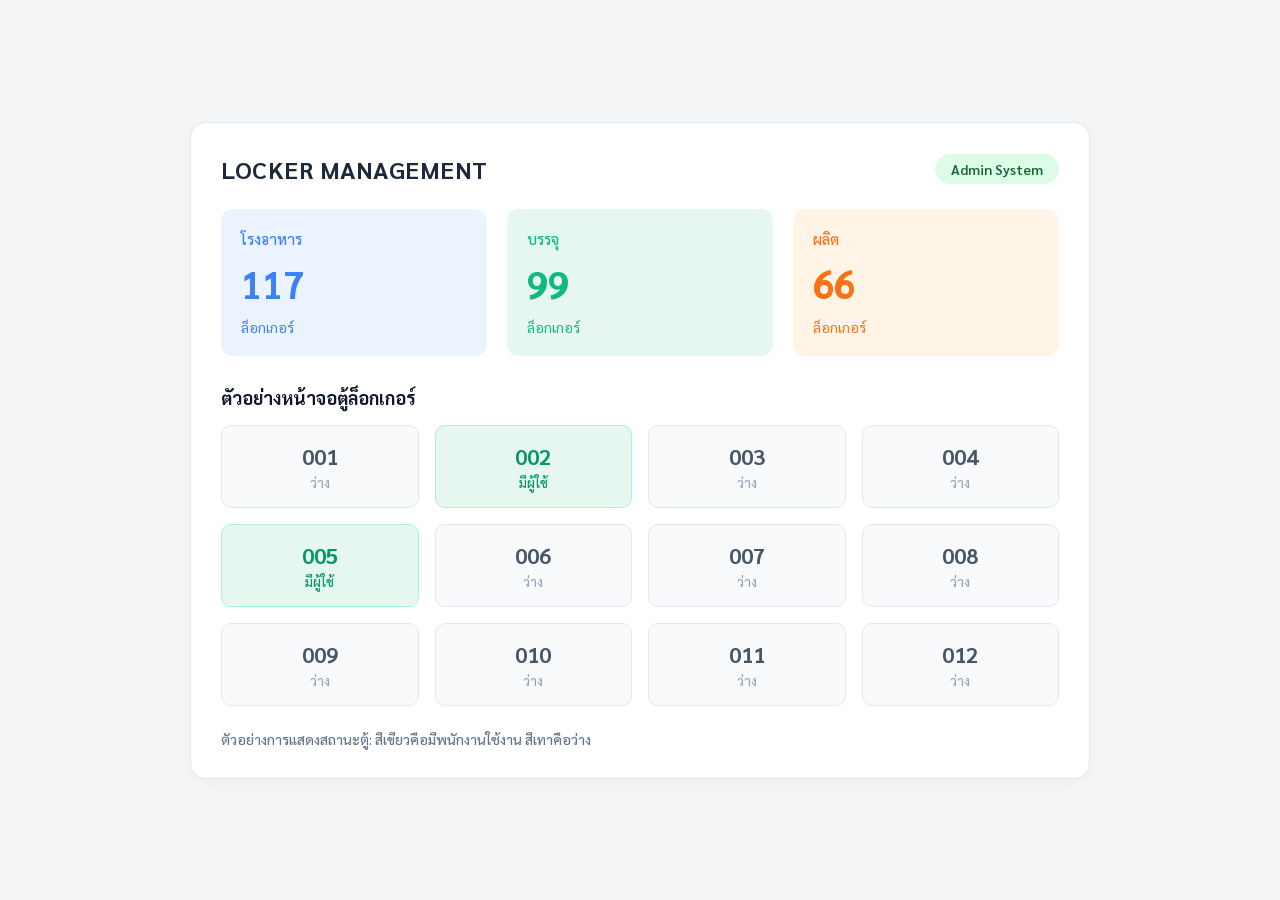
<file: Index.html>
<!DOCTYPE html>
<html lang="th">
<head>
  <meta charset="UTF-8">
  <meta name="viewport" content="width=device-width, initial-scale=1.0">
  <title>LOCKER MANAGEMENT</title>
  
  <!-- Google Fonts (Sarabun) -->
  <link rel="preconnect" href="https://fonts.googleapis.com">
  <link rel="preconnect" href="https://fonts.gstatic.com" crossorigin>
  <link href="https://fonts.googleapis.com/css2?family=Sarabun:wght@400;500;600;700&display=swap" rel="stylesheet">
  
  <!-- เชื่อมโยงกับไฟล์ CSS -->
  <link rel="stylesheet" href="Style.css">
</head>
<body>

  <div class="container">
    <!-- Header -->
    <div class="header">
      <h1>LOCKER MANAGEMENT</h1>
      <span class="badge-admin">Admin System</span>
    </div>

    <!-- Top Summary Cards -->
<!-- Top Summary Cards -->
    <div class="summary-grid">
      
      <!-- 1. การ์ดโรงอาหาร -->
      <a href="canteen.html" style="text-decoration: none; display: block;">
        <div class="card card-blue" style="cursor: pointer;">
          <div class="card-title">โรงอาหาร</div>
          <div class="card-number">117</div>
          <div class="card-subtitle">ล็อกเกอร์</div>
        </div>
      </a>

       <!-- 2. การ์ดบรรจุ -->
    <a href="packing-layout.html" style="text-decoration: none; display: block;">
       <div class="card card-green" style="cursor: pointer;">
        <div class="card-title">บรรจุ</div>
        <div class="card-number">99</div>
        <div class="card-subtitle">ล็อกเกอร์</div>
    </div>
</a>

      <!-- 3. การ์ดผลิต -->
    <a href="production-layout.html" style="text-type: none; text-decoration: none; display: block;">
        <div class="card card-orange" style="cursor: pointer;">
            <div class="card-title">ผลิต</div>
            <div class="card-number">66</div>
            <div class="card-subtitle">ล็อกเกอร์</div>
        </div>
    </a>
</div>

    <!-- Locker Status Grid -->
    <div class="section-title">ตัวอย่างหน้าจอตู้ล็อกเกอร์</div>
    
    <div class="locker-grid">
      <!-- Row 1 -->
      <div class="locker-box vacant">
        <div class="locker-number">001</div>
        <div class="locker-status">ว่าง</div>
      </div>
      <div class="locker-box occupied">
        <div class="locker-number">002</div>
        <div class="locker-status">มีผู้ใช้</div>
      </div>
      <div class="locker-box vacant">
        <div class="locker-number">003</div>
        <div class="locker-status">ว่าง</div>
      </div>
      <div class="locker-box vacant">
        <div class="locker-number">004</div>
        <div class="locker-status">ว่าง</div>
      </div>

      <!-- Row 2 -->
      <div class="locker-box occupied">
        <div class="locker-number">005</div>
        <div class="locker-status">มีผู้ใช้</div>
      </div>
      <div class="locker-box vacant">
        <div class="locker-number">006</div>
        <div class="locker-status">ว่าง</div>
      </div>
      <div class="locker-box vacant">
        <div class="locker-number">007</div>
        <div class="locker-status">ว่าง</div>
      </div>
      <div class="locker-box vacant">
        <div class="locker-number">008</div>
        <div class="locker-status">ว่าง</div>
      </div>

      <!-- Row 3 -->
      <div class="locker-box vacant">
        <div class="locker-number">009</div>
        <div class="locker-status">ว่าง</div>
      </div>
      <div class="locker-box vacant">
        <div class="locker-number">010</div>
        <div class="locker-status">ว่าง</div>
      </div>
      <div class="locker-box vacant">
        <div class="locker-number">011</div>
        <div class="locker-status">ว่าง</div>
      </div>
      <div class="locker-box vacant">
        <div class="locker-number">012</div>
        <div class="locker-status">ว่าง</div>
      </div>
    </div>

    <!-- Footer Legend -->
    <div class="footer-legend">
      ตัวอย่างการแสดงสถานะตู้: สีเขียวคือมีพนักงานใช้งาน สีเทาคือว่าง
    </div>
  </div>

</body>
</html>
</file>
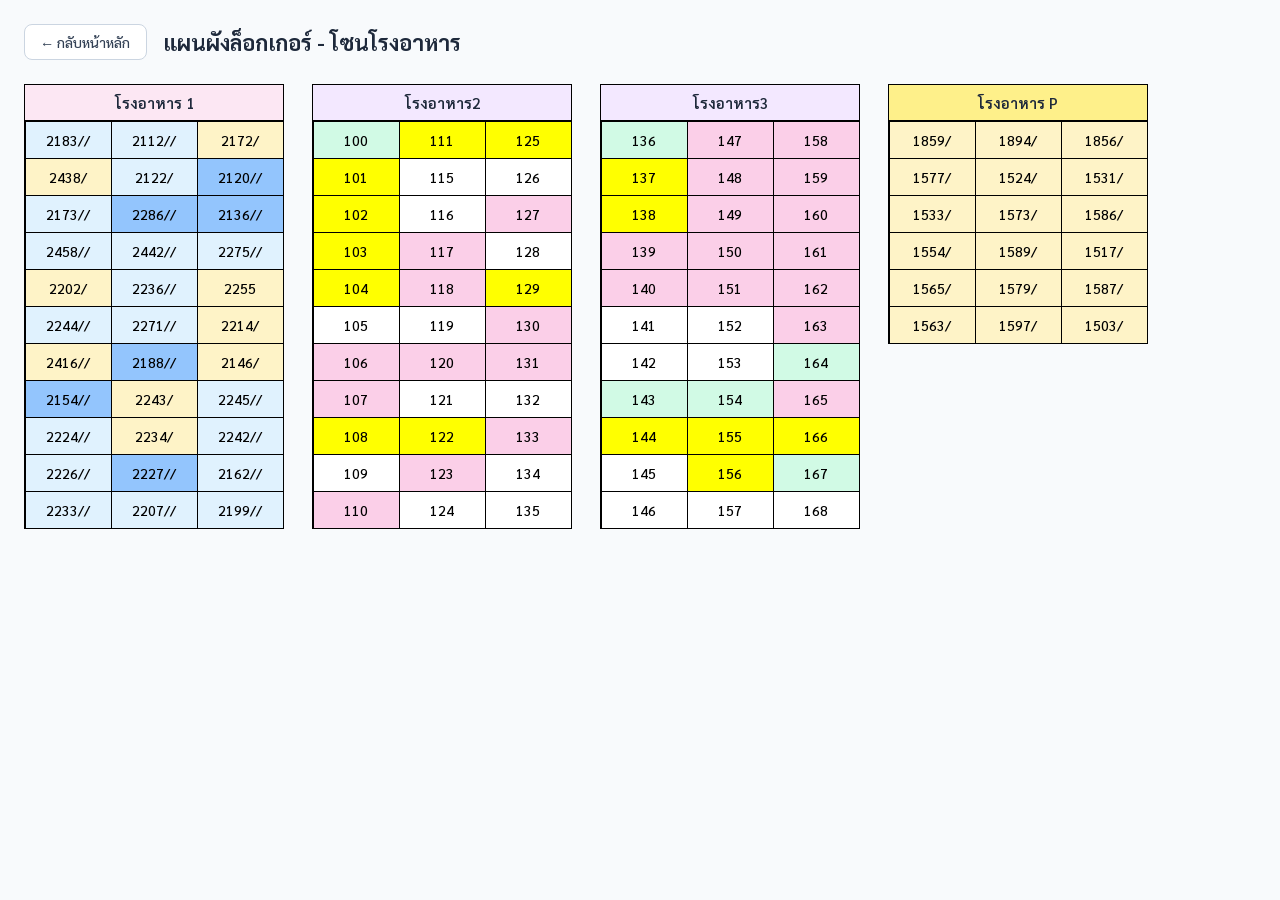
<file: canteen.html>
<!DOCTYPE html>
<html lang="th">
<head>
  <meta charset="UTF-8">
  <meta name="viewport" content="width=device-width, initial-scale=1.0">
  <title>Canteen Locker Layout</title>
  
  <!-- Google Fonts (Sarabun) -->
  <link rel="preconnect" href="https://fonts.googleapis.com">
  <link rel="preconnect" href="https://fonts.gstatic.com" crossorigin>
  <link href="https://fonts.googleapis.com/css2?family=Sarabun:wght@400;500;600;700&display=swap" rel="stylesheet">
  
  <link rel="stylesheet" href="canteen.css">
</head>
<body>

  <div class="page-container">
    <div class="page-header">
      <a href="index.html" class="btn-back">← กลับหน้าหลัก</a>
      <h2>แผนผังล็อกเกอร์ - โซนโรงอาหาร</h2>
    </div>

    <!-- Container สำหรับโซนตู้ทั้งหมด -->
    <div class="zones-wrapper">

      <!-- โรงอาหาร 1 -->
      <div class="zone-block">
        <div class="zone-header header-canteen-1">โรงอาหาร 1</div>
        <div class="locker-grid grid-3-cols">
          <!-- Column 1 -->
          <div class="cell bg-light-blue">2183//</div>
          <div class="cell bg-light-blue">2112//</div>
          <div class="cell bg-light-cream">2172/</div>
          <div class="cell bg-light-cream">2438/</div>
          <div class="cell bg-light-blue">2122/</div>
          <div class="cell bg-blue">2120//</div>
          <div class="cell bg-light-blue">2173//</div>
          <div class="cell bg-blue">2286//</div>
          <div class="cell bg-blue">2136//</div>
          <div class="cell bg-light-blue">2458//</div>
          <div class="cell bg-light-blue">2442//</div>

          <!-- Column 2 -->
          <div class="cell bg-light-blue">2275//</div>
          <div class="cell bg-light-cream">2202/</div>
          <div class="cell bg-light-blue">2236//</div>
          <div class="cell bg-light-cream">2255</div>
          <div class="cell bg-light-blue">2244//</div>
          <div class="cell bg-light-blue">2271//</div>
          <div class="cell bg-light-cream">2214/</div>
          <div class="cell bg-light-cream">2416//</div>
          <div class="cell bg-blue">2188//</div>
          <div class="cell bg-light-cream">2146/</div>
          <div class="cell bg-blue">2154//</div>

          <!-- Column 3 -->
          <div class="cell bg-light-cream">2243/</div>
          <div class="cell bg-light-blue">2245//</div>
          <div class="cell bg-light-blue">2224//</div>
          <div class="cell bg-light-cream">2234/</div>
          <div class="cell bg-light-blue">2242//</div>
          <div class="cell bg-light-blue">2226//</div>
          <div class="cell bg-blue">2227//</div>
          <div class="cell bg-light-blue">2162//</div>
          <div class="cell bg-light-blue">2233//</div>
          <div class="cell bg-light-blue">2207//</div>
          <div class="cell bg-light-blue">2199//</div>
        </div>
      </div>

      <!-- โรงอาหาร 2 -->
      <div class="zone-block">
        <div class="zone-header header-canteen-2">โรงอาหาร2</div>
        <div class="locker-grid grid-3-cols">
          <!-- Row 1 -->
          <div class="cell bg-light-green">100</div>
          <div class="cell bg-yellow">111</div>
          <div class="cell bg-yellow">125</div>

          <!-- Row 2 -->
          <div class="cell bg-yellow">101</div>
          <div class="cell bg-white">115</div>
          <div class="cell bg-white">126</div>

          <!-- Row 3 -->
          <div class="cell bg-yellow">102</div>
          <div class="cell bg-white">116</div>
          <div class="cell bg-peach">127</div>

          <!-- Row 4 -->
          <div class="cell bg-yellow">103</div>
          <div class="cell bg-peach">117</div>
          <div class="cell bg-white">128</div>

          <!-- Row 5 -->
          <div class="cell bg-yellow">104</div>
          <div class="cell bg-peach">118</div>
          <div class="cell bg-yellow">129</div>

          <!-- Row 6 -->
          <div class="cell bg-white">105</div>
          <div class="cell bg-white">119</div>
          <div class="cell bg-peach">130</div>

          <!-- Row 7 -->
          <div class="cell bg-peach">106</div>
          <div class="cell bg-peach">120</div>
          <div class="cell bg-peach">131</div>

          <!-- Row 8 -->
          <div class="cell bg-peach">107</div>
          <div class="cell bg-white">121</div>
          <div class="cell bg-white">132</div>

          <!-- Row 9 -->
          <div class="cell bg-yellow">108</div>
          <div class="cell bg-yellow">122</div>
          <div class="cell bg-peach">133</div>

          <!-- Row 10 -->
          <div class="cell bg-white">109</div>
          <div class="cell bg-peach">123</div>
          <div class="cell bg-white">134</div>

          <!-- Row 11 -->
          <div class="cell bg-peach">110</div>
          <div class="cell bg-white">124</div>
          <div class="cell bg-white">135</div>
        </div>
      </div>

      <!-- โรงอาหาร 3 -->
      <div class="zone-block">
        <div class="zone-header header-canteen-3">โรงอาหาร3</div>
        <div class="locker-grid grid-3-cols">
          <!-- Row 1 -->
          <div class="cell bg-light-green">136</div>
          <div class="cell bg-peach">147</div>
          <div class="cell bg-peach">158</div>

          <!-- Row 2 -->
          <div class="cell bg-yellow">137</div>
          <div class="cell bg-peach">148</div>
          <div class="cell bg-peach">159</div>

          <!-- Row 3 -->
          <div class="cell bg-yellow">138</div>
          <div class="cell bg-peach">149</div>
          <div class="cell bg-peach">160</div>

          <!-- Row 4 -->
          <div class="cell bg-peach">139</div>
          <div class="cell bg-peach">150</div>
          <div class="cell bg-peach">161</div>

          <!-- Row 5 -->
          <div class="cell bg-peach">140</div>
          <div class="cell bg-peach">151</div>
          <div class="cell bg-peach">162</div>

          <!-- Row 6 -->
          <div class="cell bg-white">141</div>
          <div class="cell bg-white">152</div>
          <div class="cell bg-peach">163</div>

          <!-- Row 7 -->
          <div class="cell bg-white">142</div>
          <div class="cell bg-white">153</div>
          <div class="cell bg-light-green">164</div>

          <!-- Row 8 -->
          <div class="cell bg-light-green">143</div>
          <div class="cell bg-light-green">154</div>
          <div class="cell bg-peach">165</div>

          <!-- Row 9 -->
          <div class="cell bg-yellow">144</div>
          <div class="cell bg-yellow">155</div>
          <div class="cell bg-yellow">166</div>

          <!-- Row 10 -->
          <div class="cell bg-white">145</div>
          <div class="cell bg-yellow">156</div>
          <div class="cell bg-light-green">167</div>

          <!-- Row 11 -->
          <div class="cell bg-white">146</div>
          <div class="cell bg-white">157</div>
          <div class="cell bg-white">168</div>
        </div>
      </div>

      <!-- โรงอาหาร P -->
      <div class="zone-block">
        <div class="zone-header header-canteen-p">โรงอาหาร P</div>
        <div class="locker-grid grid-3-cols">
          <!-- Row 1 -->
          <div class="cell bg-light-cream">1859/</div>
          <div class="cell bg-light-cream">1894/</div>
          <div class="cell bg-light-cream">1856/</div>

          <!-- Row 2 -->
          <div class="cell bg-light-cream">1577/</div>
          <div class="cell bg-light-cream">1524/</div>
          <div class="cell bg-light-cream">1531/</div>

          <!-- Row 3 -->
          <div class="cell bg-light-cream">1533/</div>
          <div class="cell bg-light-cream">1573/</div>
          <div class="cell bg-light-cream">1586/</div>

          <!-- Row 4 -->
          <div class="cell bg-light-cream">1554/</div>
          <div class="cell bg-light-cream">1589/</div>
          <div class="cell bg-light-cream">1517/</div>

          <!-- Row 5 -->
          <div class="cell bg-light-cream">1565/</div>
          <div class="cell bg-light-cream">1579/</div>
          <div class="cell bg-light-cream">1587/</div>

          <!-- Row 6 -->
          <div class="cell bg-light-cream">1563/</div>
          <div class="cell bg-light-cream">1597/</div>
          <div class="cell bg-light-cream">1503/</div>
        </div>
      </div>

    </div>
  </div>

  

</body>
</html>
</file>
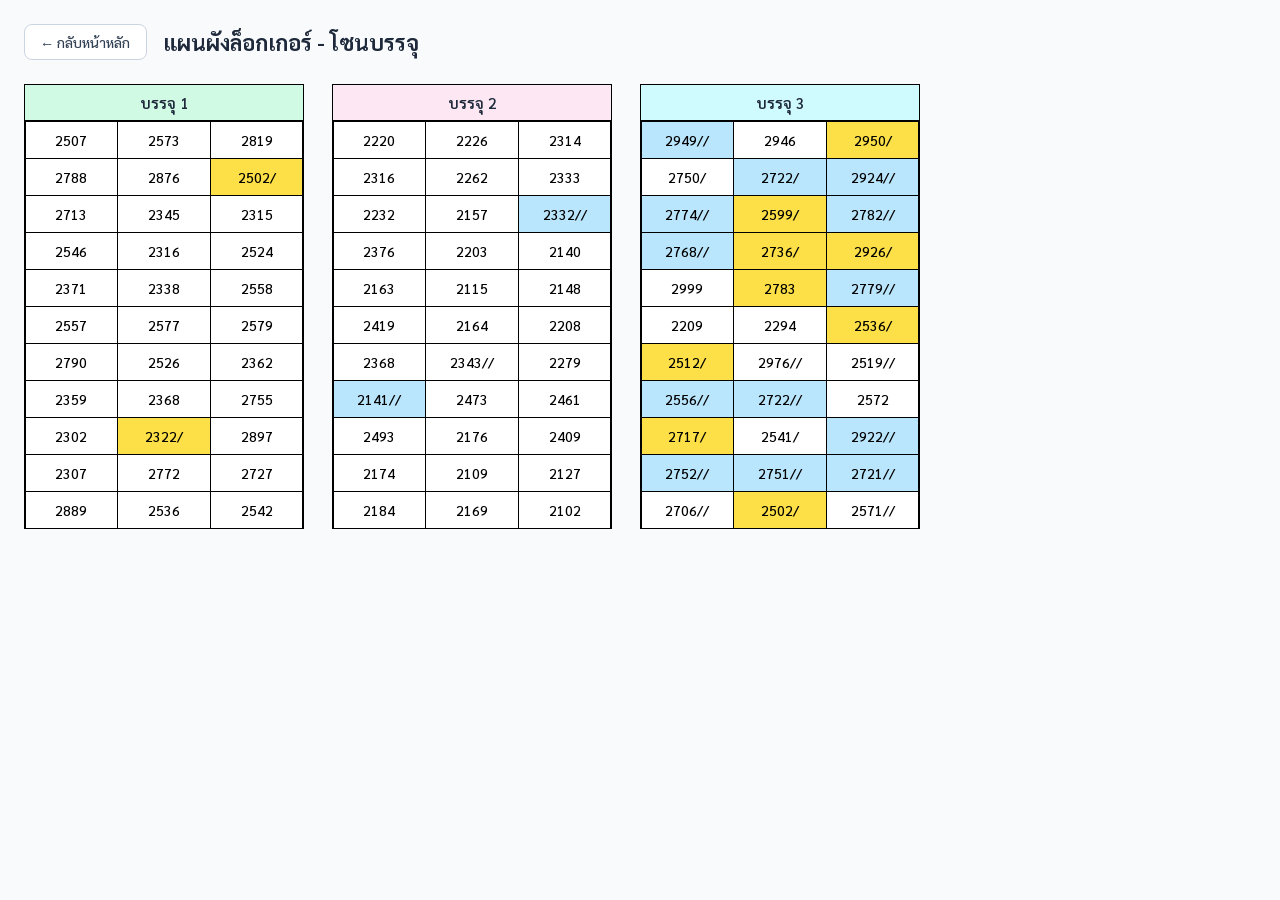
<file: packing-layout.html>
<!DOCTYPE html>
<html lang="th">
<head>
  <meta charset="UTF-8">
  <meta name="viewport" content="width=device-width, initial-scale=1.0">
  <title>Packing Locker Layout</title>
  
  <!-- Google Fonts (Sarabun) -->
  <link rel="preconnect" href="https://fonts.googleapis.com">
  <link rel="preconnect" href="https://fonts.gstatic.com" crossorigin>
  <link href="https://fonts.googleapis.com/css2?family=Sarabun:wght@400;500;600;700&display=swap" rel="stylesheet">
  
  <link rel="stylesheet" href="packing-layout.css">
</head>
<body>

  <div class="page-container">
    <div class="page-header">
      <a href="index.html" class="btn-back">← กลับหน้าหลัก</a>
      <h2>แผนผังล็อกเกอร์ - โซนบรรจุ</h2>
    </div>

    <!-- Container สำหรับโซนตู้บรรจุทั้งหมด -->
    <div class="zones-wrapper">

      <!-- บรรจุ 1 -->
      <div class="zone-block">
        <div class="zone-header header-packing-1">บรรจุ 1</div>
        <div class="locker-grid grid-3-cols">
          <!-- Col 1 -->
          <div class="cell bg-white">2507</div>
          <div class="cell bg-white">2573</div>
          <div class="cell bg-white">2819</div>
          <div class="cell bg-white">2788</div>
          <div class="cell bg-white">2876</div>
          <div class="cell bg-yellow">2502/</div>
          <div class="cell bg-white">2713</div>
          <div class="cell bg-white">2345</div>
          <div class="cell bg-white">2315</div>
          <div class="cell bg-white">2546</div>
          <div class="cell bg-white">2316</div>

          <!-- Col 2 -->
          <div class="cell bg-white">2524</div>
          <div class="cell bg-white">2371</div>
          <div class="cell bg-white">2338</div>
          <div class="cell bg-white">2558</div>
          <div class="cell bg-white">2557</div>
          <div class="cell bg-white">2577</div>
          <div class="cell bg-white">2579</div>
          <div class="cell bg-white">2790</div>
          <div class="cell bg-white">2526</div>
          <div class="cell bg-white">2362</div>
          <div class="cell bg-white">2359</div>

          <!-- Col 3 -->
          <div class="cell bg-white">2368</div>
          <div class="cell bg-white">2755</div>
          <div class="cell bg-white">2302</div>
          <div class="cell bg-yellow">2322/</div>
          <div class="cell bg-white">2897</div>
          <div class="cell bg-white">2307</div>
          <div class="cell bg-white">2772</div>
          <div class="cell bg-white">2727</div>
          <div class="cell bg-white">2889</div>
          <div class="cell bg-white">2536</div>
          <div class="cell bg-white">2542</div>
        </div>
      </div>

      <!-- บรรจุ 2 -->
      <div class="zone-block">
        <div class="zone-header header-packing-2">บรรจุ 2</div>
        <div class="locker-grid grid-3-cols">
          <!-- Col 1 -->
          <div class="cell bg-white">2220</div>
          <div class="cell bg-white">2226</div>
          <div class="cell bg-white">2314</div>
          <div class="cell bg-white">2316</div>
          <div class="cell bg-white">2262</div>
          <div class="cell bg-white">2333</div>
          <div class="cell bg-white">2232</div>
          <div class="cell bg-white">2157</div>
          <div class="cell bg-light-blue">2332//</div>
          <div class="cell bg-white">2376</div>
          <div class="cell bg-white">2203</div>

          <!-- Col 2 -->
          <div class="cell bg-white">2140</div>
          <div class="cell bg-white">2163</div>
          <div class="cell bg-white">2115</div>
          <div class="cell bg-white">2148</div>
          <div class="cell bg-white">2419</div>
          <div class="cell bg-white">2164</div>
          <div class="cell bg-white">2208</div>
          <div class="cell bg-white">2368</div>
          <div class="cell bg-white">2343//</div>
          <div class="cell bg-white">2279</div>
          <div class="cell bg-light-blue">2141//</div>

          <!-- Col 3 -->
          <div class="cell bg-white">2473</div>
          <div class="cell bg-white">2461</div>
          <div class="cell bg-white">2493</div>
          <div class="cell bg-white">2176</div>
          <div class="cell bg-white">2409</div>
          <div class="cell bg-white">2174</div>
          <div class="cell bg-white">2109</div>
          <div class="cell bg-white">2127</div>
          <div class="cell bg-white">2184</div>
          <div class="cell bg-white">2169</div>
          <div class="cell bg-white">2102</div>
        </div>
      </div>

      <!-- บรรจุ 3 -->
      <div class="zone-block">
        <div class="zone-header header-packing-3">บรรจุ 3</div>
        <div class="locker-grid grid-3-cols">
          <!-- Col 1 -->
          <div class="cell bg-light-blue">2949//</div>
          <div class="cell bg-white">2946</div>
          <div class="cell bg-yellow">2950/</div>
          <div class="cell bg-white">2750/</div>
          <div class="cell bg-light-blue">2722/</div>
          <div class="cell bg-light-blue">2924//</div>
          <div class="cell bg-light-blue">2774//</div>
          <div class="cell bg-yellow">2599/</div>
          <div class="cell bg-light-blue">2782//</div>
          <div class="cell bg-light-blue">2768//</div>
          <div class="cell bg-yellow">2736/</div>

          <!-- Col 2 -->
          <div class="cell bg-yellow">2926/</div>
          <div class="cell bg-white">2999</div>
          <div class="cell bg-yellow">2783</div>
          <div class="cell bg-light-blue">2779//</div>
          <div class="cell bg-white">2209</div>
          <div class="cell bg-white">2294</div>
          <div class="cell bg-yellow">2536/</div>
          <div class="cell bg-yellow">2512/</div>
          <div class="cell bg-white">2976//</div>
          <div class="cell bg-white">2519//</div>
          <div class="cell bg-light-blue">2556//</div>

          <!-- Col 3 -->
          <div class="cell bg-light-blue">2722//</div>
          <div class="cell bg-white">2572</div>
          <div class="cell bg-yellow">2717/</div>
          <div class="cell bg-white">2541/</div>
          <div class="cell bg-light-blue">2922//</div>
          <div class="cell bg-light-blue">2752//</div>
          <div class="cell bg-light-blue">2751//</div>
          <div class="cell bg-light-blue">2721//</div>
          <div class="cell bg-white">2706//</div>
          <div class="cell bg-yellow">2502/</div>
          <div class="cell bg-white">2571//</div>
        </div>
      </div>

    </div>
  </div>

</body>
</html>
</file>
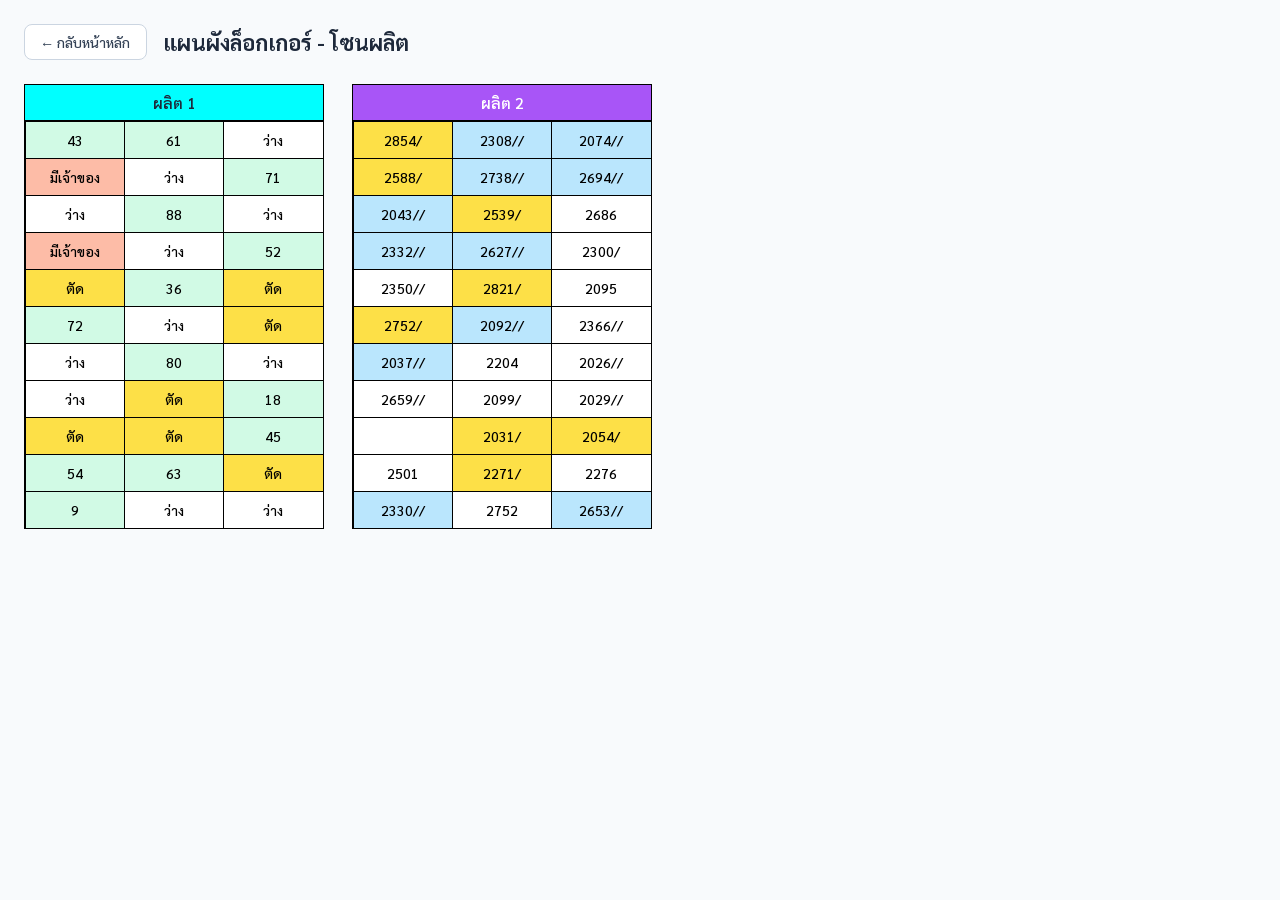
<file: production-layout.html>
<!DOCTYPE html>
<html lang="th">
<head>
  <meta charset="UTF-8">
  <meta name="viewport" content="width=device-width, initial-scale=1.0">
  <title>Production Locker Layout</title>
  
  <!-- Google Fonts (Sarabun) -->
  <link rel="preconnect" href="https://fonts.googleapis.com">
  <link rel="preconnect" href="https://fonts.gstatic.com" crossorigin>
  <link href="https://fonts.googleapis.com/css2?family=Sarabun:wght@400;500;600;700&display=swap" rel="stylesheet">
  
  <link rel="stylesheet" href="production-layout.css">
</head>
<body>

  <div class="page-container">
    <div class="page-header">
      <a href="index.html" class="btn-back">← กลับหน้าหลัก</a>
      <h2>แผนผังล็อกเกอร์ - โซนผลิต</h2>
    </div>

    <!-- Container สำหรับโซนตู้ผลิตทั้งหมด -->
    <div class="zones-wrapper">

      <!-- ผลิต 1 -->
      <div class="zone-block">
        <div class="zone-header header-prod-1">ผลิต 1</div>
        <div class="locker-grid grid-3-cols">
          <!-- Col 1 -->
          <div class="cell bg-light-green">43</div>
          <div class="cell bg-light-green">61</div>
          <div class="cell bg-white">ว่าง</div>
          <div class="cell bg-peach">มีเจ้าของ</div>
          <div class="cell bg-white">ว่าง</div>
          <div class="cell bg-light-green">71</div>
          <div class="cell bg-white">ว่าง</div>
          <div class="cell bg-light-green">88</div>
          <div class="cell bg-white">ว่าง</div>
          <div class="cell bg-peach">มีเจ้าของ</div>
          <div class="cell bg-white">ว่าง</div>

          <!-- Col 2 -->
          <div class="cell bg-light-green">52</div>
          <div class="cell bg-yellow">ตัด</div>
          <div class="cell bg-light-green">36</div>
          <div class="cell bg-yellow">ตัด</div>
          <div class="cell bg-light-green">72</div>
          <div class="cell bg-white">ว่าง</div>
          <div class="cell bg-yellow">ตัด</div>
          <div class="cell bg-white">ว่าง</div>
          <div class="cell bg-light-green">80</div>
          <div class="cell bg-white">ว่าง</div>
          <div class="cell bg-white">ว่าง</div>

          <!-- Col 3 -->
          <div class="cell bg-yellow">ตัด</div>
          <div class="cell bg-light-green">18</div>
          <div class="cell bg-yellow">ตัด</div>
          <div class="cell bg-yellow">ตัด</div>
          <div class="cell bg-light-green">45</div>
          <div class="cell bg-light-green">54</div>
          <div class="cell bg-light-green">63</div>
          <div class="cell bg-yellow">ตัด</div>
          <div class="cell bg-light-green">9</div>
          <div class="cell bg-white">ว่าง</div>
          <div class="cell bg-white">ว่าง</div>
        </div>
      </div>

      <!-- ผลิต 2 -->
      <div class="zone-block">
        <div class="zone-header header-prod-2">ผลิต 2</div>
        <div class="locker-grid grid-3-cols">
          <!-- Col 1 -->
          <div class="cell bg-yellow">2854/</div>
          <div class="cell bg-light-blue">2308//</div>
          <div class="cell bg-light-blue">2074//</div>
          <div class="cell bg-yellow">2588/</div>
          <div class="cell bg-light-blue">2738//</div>
          <div class="cell bg-light-blue">2694//</div>
          <div class="cell bg-light-blue">2043//</div>
          <div class="cell bg-yellow">2539/</div>
          <div class="cell bg-white">2686</div>
          <div class="cell bg-light-blue">2332//</div>
          <div class="cell bg-light-blue">2627//</div>

          <!-- Col 2 -->
          <div class="cell bg-white">2300/</div>
          <div class="cell bg-white">2350//</div>
          <div class="cell bg-yellow">2821/</div>
          <div class="cell bg-white">2095</div>
          <div class="cell bg-yellow">2752/</div>
          <div class="cell bg-light-blue">2092//</div>
          <div class="cell bg-white">2366//</div>
          <div class="cell bg-light-blue">2037//</div>
          <div class="cell bg-white">2204</div>
          <div class="cell bg-white">2026//</div>
          <div class="cell bg-white">2659//</div>

          <!-- Col 3 -->
          <div class="cell bg-white">2099/</div>
          <div class="cell bg-white">2029//</div>
          <div class="cell bg-white"></div>
          <div class="cell bg-yellow">2031/</div>
          <div class="cell bg-yellow">2054/</div>
          <div class="cell bg-white">2501</div>
          <div class="cell bg-yellow">2271/</div>
          <div class="cell bg-white">2276</div>
          <div class="cell bg-light-blue">2330//</div>
          <div class="cell bg-white">2752</div>
          <div class="cell bg-light-blue">2653//</div>
        </div>
      </div>

    </div>
  </div>

</body>
</html>
</file>
<file: Style.css>
* {
  box-sizing: border-box;
  margin: 0;
  padding: 0;
  font-family: 'Sarabun', sans-serif;
}

body {
  background-color: #f4f5f7;
  display: flex;
  justify-content: center;
  align-items: center;
  min-height: 100vh;
  padding: 20px;
}

.container {
  background-color: #ffffff;
  width: 100%;
  max-width: 900px;
  border-radius: 16px;
  padding: 30px;
  border: 1px solid #e2e8f0;
  box-shadow: 0 4px 12px rgba(0, 0, 0, 0.03);
}

/* Header Section */
.header {
  display: flex;
  justify-content: space-between;
  align-items: center;
  margin-bottom: 24px;
}

.header h1 {
  font-size: 24px;
  font-weight: 700;
  color: #1e293b;
  letter-spacing: 0.5px;
}

.badge-admin {
  background-color: #dcfce7;
  color: #166534;
  padding: 6px 16px;
  border-radius: 20px;
  font-size: 14px;
  font-weight: 600;
}

/* Top Summary Cards */
.summary-grid {
  display: grid;
  grid-template-columns: repeat(3, 1fr);
  gap: 20px;
  margin-bottom: 30px;
}

.card {
  border-radius: 12px;
  padding: 20px;
  display: flex;
  flex-direction: column;
  justify-content: space-between;
}

.card-blue {
  background-color: #ebf3ff;
  color: #3b82f6;
}

.card-green {
  background-color: #e6f7ef;
  color: #10b981;
}

.card-orange {
  background-color: #fff4e5;
  color: #f97316;
}

.card-title {
  font-size: 15px;
  font-weight: 500;
}

.card-number {
  font-size: 38px;
  font-weight: 700;
  margin: 10px 0;
}

.card-subtitle {
  font-size: 14px;
  font-weight: 400;
}

/* Locker Display Section */
.section-title {
  font-size: 18px;
  font-weight: 700;
  color: #0f172a;
  margin-bottom: 16px;
}

.locker-grid {
  display: grid;
  grid-template-columns: repeat(4, 1fr);
  gap: 16px;
  margin-bottom: 24px;
}

.locker-box {
  border-radius: 10px;
  padding: 16px 10px;
  text-align: center;
  display: flex;
  flex-direction: column;
  justify-content: center;
  align-items: center;
  transition: all 0.2s ease;
}

/* Locker Status Variants */
.locker-box.vacant {
  background-color: #f8fafc;
  border: 1px solid #e2e8f0;
}

.locker-box.vacant .locker-number {
  color: #475569;
}

.locker-box.vacant .locker-status {
  color: #94a3b8;
}

.locker-box.occupied {
  background-color: #e6f7ef;
  border: 1px solid #a7f3d0;
}

.locker-box.occupied .locker-number {
  color: #059669;
}

.locker-box.occupied .locker-status {
  color: #059669;
}

.locker-number {
  font-size: 22px;
  font-weight: 700;
  margin-bottom: 4px;
}

.locker-status {
  font-size: 13px;
  font-weight: 500;
}

/* Footer Legend */
.footer-legend {
  font-size: 14px;
  color: #64748b;
  font-weight: 500;
}

/* Responsive adjustment for small screens */
@media (max-width: 768px) {
  .summary-grid {
    grid-template-columns: 1fr;
  }
  .locker-grid {
    grid-template-columns: repeat(2, 1fr);
  }
}
</file>
<file: canteen.css>
* {
  box-sizing: border-box;
  margin: 0;
  padding: 0;
  font-family: 'Sarabun', sans-serif;
}

body {
  background-color: #f8fafc;
  padding: 24px;
  color: #1e293b;
}

.page-container {
  max-width: 1400px;
  margin: 0 auto;
}

/* Header & Back Button */
.page-header {
  display: flex;
  align-items: center;
  gap: 16px;
  margin-bottom: 24px;
}

.btn-back {
  text-decoration: none;
  background-color: #ffffff;
  color: #334155;
  border: 1px solid #cbd5e1;
  padding: 8px 16px;
  border-radius: 8px;
  font-size: 14px;
  font-weight: 500;
  transition: all 0.2s ease;
}

.btn-back:hover {
  background-color: #f1f5f9;
  border-color: #94a3b8;
}

.page-header h2 {
  font-size: 22px;
  font-weight: 700;
}

/* Wrapper สำหรับวาง 4 ตารางขนานกัน */
.zones-wrapper {
  display: flex;
  gap: 28px;
  align-items: flex-start;
  overflow-x: auto;
  padding-bottom: 16px;
}

/* โครงสร้างแต่ละโซน */
.zone-block {
  display: flex;
  flex-direction: column;
  min-width: 260px;
}

/* Header ของแต่ละโซน */
.zone-header {
  text-align: center;
  font-weight: 600;
  padding: 8px;
  font-size: 15px;
  border: 1px solid #000000;
  border-bottom: none;
}

.header-canteen-1 {
  background-color: #fce7f3; /* ชมพูอ่อน */
}

.header-canteen-2 {
  background-color: #f3e8ff; /* ม่วงอ่อน */
}

.header-canteen-3 {
  background-color: #f3e8ff; /* ม่วงอ่อน */
}

.header-canteen-p {
  background-color: #fef08a; /* เหลืองมัสตาร์ด */
}

/* Grid ของช่องตู้ */
.locker-grid {
  display: grid;
  border: 1px solid #000000;
}

.grid-3-cols {
  grid-template-columns: repeat(3, 1fr);
}

/* แต่ละช่อง (Cell) */
.cell {
  border: 1px solid #000000;
  height: 38px;
  display: flex;
  align-items: center;
  justify-content: center;
  font-size: 14px;
  font-weight: 500;
  color: #000000;
  margin: -0.5px; /* ป้องกันเส้นขอบทับซ้อนแล้วหนาขึ้น */
  cursor: pointer;
  transition: opacity 0.15s ease;
}

.cell:hover {
  opacity: 0.8;
}

/* สีพื้นหลังช่องตามภาพต้นฉบับ */
.bg-white {
  background-color: #ffffff;
}

.bg-light-blue {
  background-color: #e0f2fe; /* ฟ้าอ่อนมาก */
}

.bg-blue {
  background-color: #93c5fd; /* ฟ้าเข้ม */
}

.bg-light-cream {
  background-color: #fef3c7; /* ครีมอ่อน */
}

.bg-yellow {
  background-color: #ffff00; /* เหลืองสด */
}

.bg-peach {
  background-color: #fbcfe8; /* พีช / ชมพูส้ม */
}

.bg-light-green {
  background-color: #d1fae5; /* เขียวอ่อน */
}
</file>
<file: packing-layout.css>
* {
  box-sizing: border-box;
  margin: 0;
  padding: 0;
  font-family: 'Sarabun', sans-serif;
}

body {
  background-color: #f8fafc;
  padding: 24px;
  color: #1e293b;
}

.page-container {
  max-width: 1400px;
  margin: 0 auto;
}

/* Header & Back Button */
.page-header {
  display: flex;
  align-items: center;
  gap: 16px;
  margin-bottom: 24px;
}

.btn-back {
  text-decoration: none;
  background-color: #ffffff;
  color: #334155;
  border: 1px solid #cbd5e1;
  padding: 8px 16px;
  border-radius: 8px;
  font-size: 14px;
  font-weight: 500;
  transition: all 0.2s ease;
}

.btn-back:hover {
  background-color: #f1f5f9;
  border-color: #94a3b8;
}

.page-header h2 {
  font-size: 22px;
  font-weight: 700;
}

/* Wrapper สำหรับวางตารางขนานกัน */
.zones-wrapper {
  display: flex;
  gap: 28px;
  align-items: flex-start;
  overflow-x: auto;
  padding-bottom: 16px;
}

/* โครงสร้างแต่ละโซน */
.zone-block {
  display: flex;
  flex-direction: column;
  min-width: 280px;
}

/* Header ของแต่ละโซนตามภาพต้นฉบับ */
.zone-header {
  text-align: center;
  font-weight: 600;
  padding: 8px;
  font-size: 15px;
  border: 1px solid #000000;
  border-bottom: none;
}

.header-packing-1 {
  background-color: #d1fae5; /* เขียวพาสเทล */
}

.header-packing-2 {
  background-color: #fce7f3; /* ชมพูอ่อน */
}

.header-packing-3 {
  background-color: #cffafe; /* ฟ้าอ่อน */
}

/* Grid ของช่องตู้ */
.locker-grid {
  display: grid;
  border: 1px solid #000000;
}

.grid-3-cols {
  grid-template-columns: repeat(3, 1fr);
}

/* แต่ละช่อง (Cell) */
.cell {
  border: 1px solid #000000;
  height: 38px;
  display: flex;
  align-items: center;
  justify-content: center;
  font-size: 14px;
  font-weight: 500;
  color: #000000;
  margin: -0.5px; /* ป้องกันเส้นขอบทับซ้อนกันแล้วหนา */
  cursor: pointer;
  transition: opacity 0.15s ease;
}

.cell:hover {
  opacity: 0.8;
}

/* โทนสีพื้นหลังช่องตู้ตามภาพต้นฉบับ */
.bg-white {
  background-color: #ffffff;
}

.bg-yellow {
  background-color: #fde047; /* เหลือง */
}

.bg-light-blue {
  background-color: #bae6fd; /* ฟ้าอ่อน */
}
</file>
<file: production-layout.css>
* {
  box-sizing: border-box;
  margin: 0;
  padding: 0;
  font-family: 'Sarabun', sans-serif;
}

body {
  background-color: #f8fafc;
  padding: 24px;
  color: #1e293b;
}

.page-container {
  max-width: 1400px;
  margin: 0 auto;
}

/* Header & Back Button */
.page-header {
  display: flex;
  align-items: center;
  gap: 16px;
  margin-bottom: 24px;
}

.btn-back {
  text-decoration: none;
  background-color: #ffffff;
  color: #334155;
  border: 1px solid #cbd5e1;
  padding: 8px 16px;
  border-radius: 8px;
  font-size: 14px;
  font-weight: 500;
  transition: all 0.2s ease;
}

.btn-back:hover {
  background-color: #f1f5f9;
  border-color: #94a3b8;
}

.page-header h2 {
  font-size: 22px;
  font-weight: 700;
}

/* Wrapper สำหรับวางตารางขนานกัน */
.zones-wrapper {
  display: flex;
  gap: 28px;
  align-items: flex-start;
  overflow-x: auto;
  padding-bottom: 16px;
}

/* โครงสร้างแต่ละโซน */
.zone-block {
  display: flex;
  flex-direction: column;
  min-width: 300px;
}

/* Header ของแต่ละโซนตามภาพต้นฉบับ */
.zone-header {
  text-align: center;
  font-weight: 600;
  padding: 8px;
  font-size: 15px;
  border: 1px solid #000000;
  border-bottom: none;
}

.header-prod-1 {
  background-color: #00ffff; /* ฟ้าอมเขียวสดตามภาพ */
}

.header-prod-2 {
  background-color: #a855f7; /* ม่วง */
  color: #ffffff;
}

/* Grid ของช่องตู้ */
.locker-grid {
  display: grid;
  border: 1px solid #000000;
}

.grid-3-cols {
  grid-template-columns: repeat(3, 1fr);
}

/* แต่ละช่อง (Cell) */
.cell {
  border: 1px solid #000000;
  height: 38px;
  display: flex;
  align-items: center;
  justify-content: center;
  font-size: 14px;
  font-weight: 500;
  color: #000000;
  margin: -0.5px; /* ป้องกันเส้นขอบซ้อนทับกันหนาขึ้น */
  cursor: pointer;
  transition: opacity 0.15s ease;
}

.cell:hover {
  opacity: 0.8;
}

/* โทนสีพื้นหลังช่องตู้ตามภาพต้นฉบับ */
.bg-white {
  background-color: #ffffff;
}

.bg-light-green {
  background-color: #d1fae5; /* เขียวพาสเทล */
}

.bg-yellow {
  background-color: #fde047; /* เหลือง */
}

.bg-peach {
  background-color: #fdbca7; /* ส้มพีช (สำหรับ มีเจ้าของ) */
}

.bg-light-blue {
  background-color: #bae6fd; /* ฟ้าอ่อน */
}
</file>
